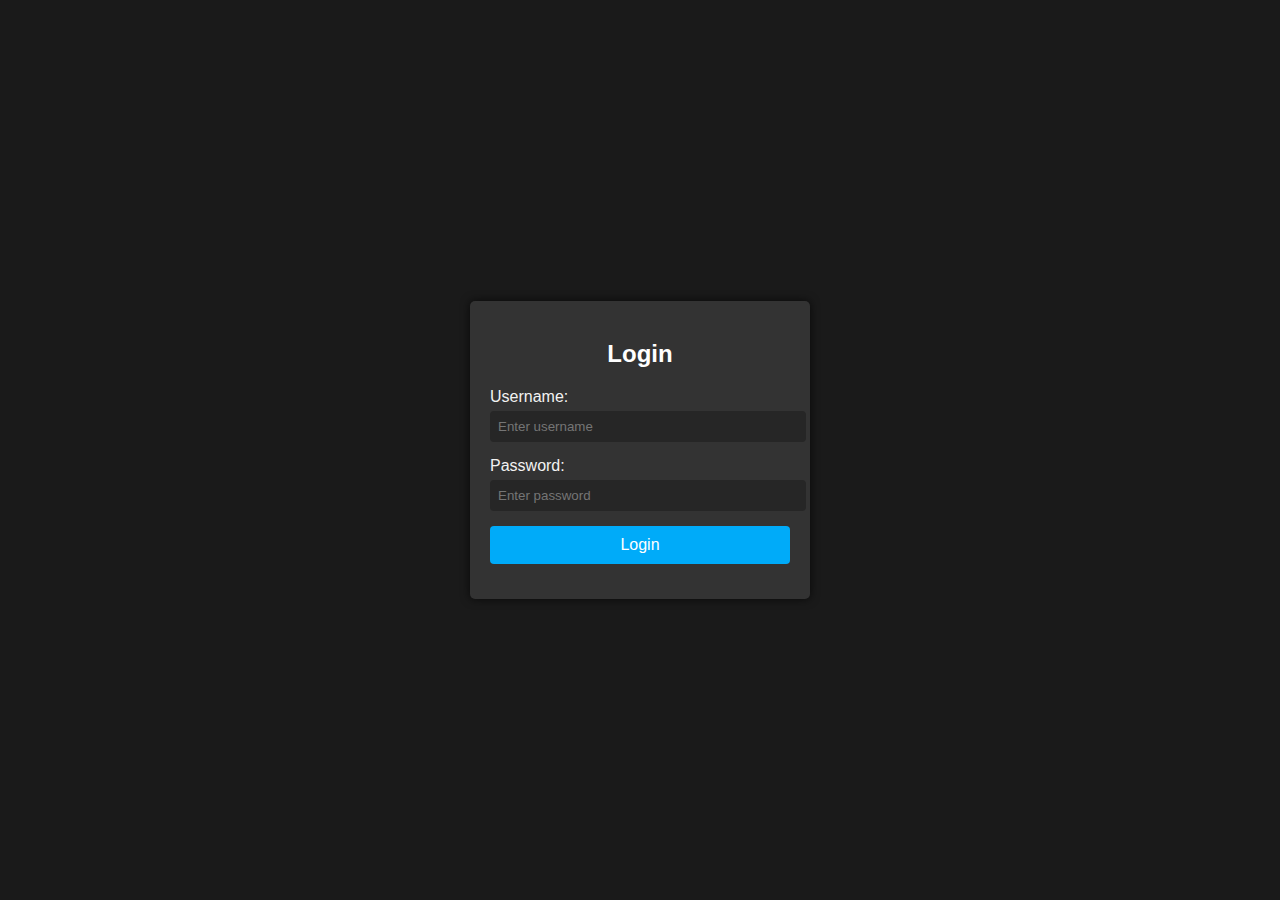
<file: index.html>
<!DOCTYPE html>
<html>
<meta name="viewport" content="width=device-width, initial-scale=1.0">
<head>
    <title>Login - Personal Portfolio</title>
    <link rel="stylesheet" href="login-sheet.css">
    <script>
        function checkLogin() {
            var username = document.getElementById('username').value;
            var password = document.getElementById('password').value;

            if(username == 'Emmanuel' && password == 'emmanuel0504') {
                // Redirect to the home page if username and password match
                window.location.href = 'mainfile.html';
            } else {
                // Alert the user if the username or password is incorrect
                alert('Incorrect username or password!');
            }
            // Prevent form from submitting
            return false;
        }
    </script>
</head>
<body>
    <div class="login-container">
        <h2>Login</h2>
        <form onsubmit="return checkLogin()">
            <div>
                <label for="username">Username:</label>
                <input type="text" id="username" name="username" placeholder="Enter username">
            </div>
            <div>
                <label for="password">Password:</label>
                <input type="password" id="password" name="password" placeholder="Enter password">
            </div>
            <div>
                <button type="submit">Login</button>
            </div>
        </form>
    </div>
</body>
</html>
</file>
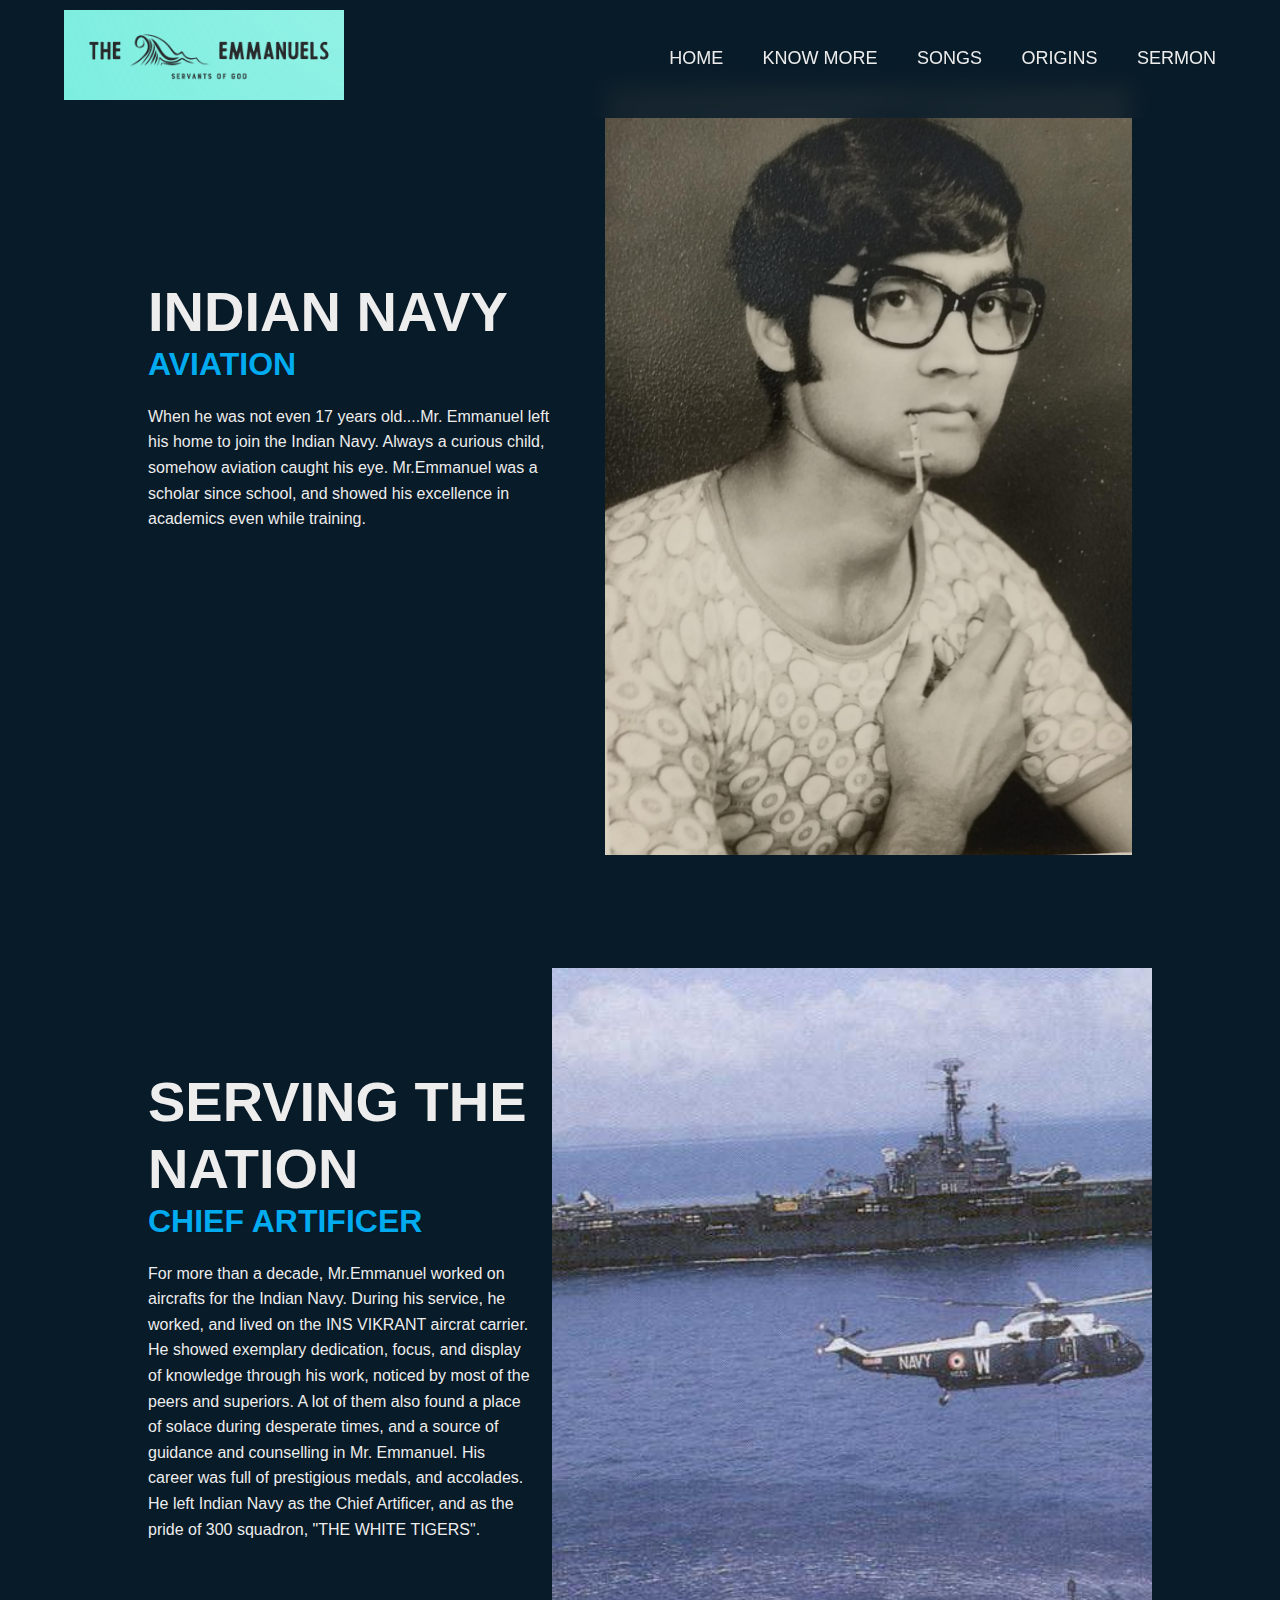
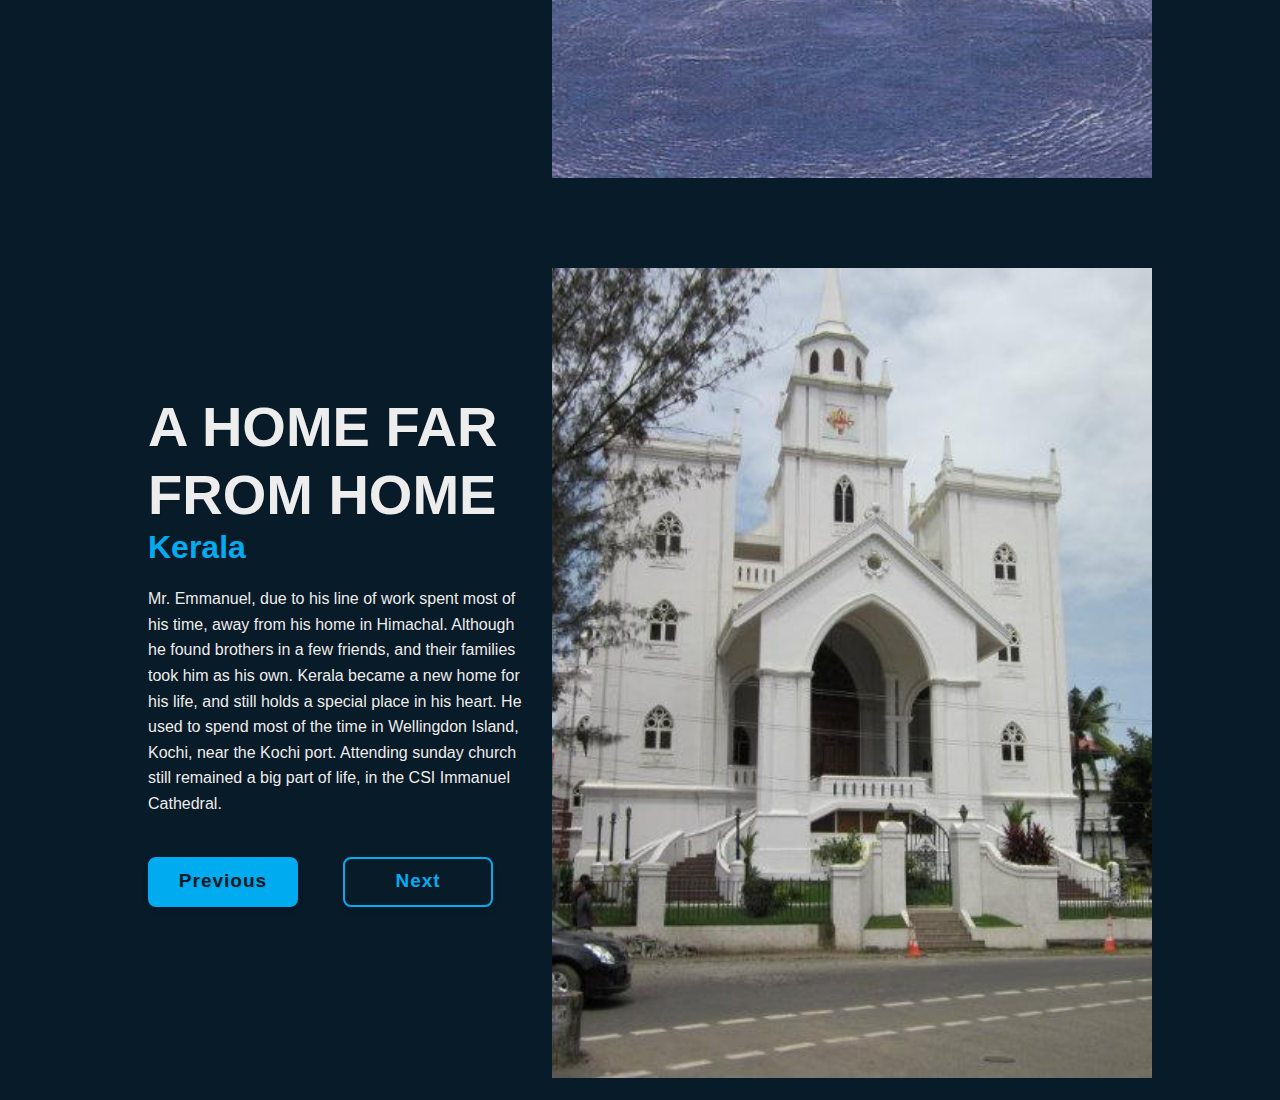
<file: about.html>
<!DOCTYPE html>
<html>
 <meta name="viewport" content="width=device-width, initial-scale=1.0">   
<head>
    <title>About - Personal Portfolio</title>
    <link rel="stylesheet" href="style-sheet.css">
</head>
<body>
    <header class="header">
        <a href="#" class="logo"><img src="Screenshot 2024-04-06 082017.png" alt="Image Description" class="logo"></a>          
            <nav class="navbar">
            <a href="mainfile.html">HOME</a>
            <a href="about.html">KNOW MORE</a>
            <a href="songs.html" class="active">SONGS</a>
            <a href="family.html">ORIGINS</a>
            <a href="sermon.html" id="sermon-link">SERMON</a>
        </nav>
    </header>
    <section class="about">
        <div class="about-content">
            <h1>INDIAN NAVY</h1>
            <h3>AVIATION</h3>
            <p>When he was not even 17 years old....Mr. Emmanuel left his home to join the Indian Navy. Always a curious child, somehow aviation caught his eye.
               Mr.Emmanuel was a scholar since school, and showed his excellence in academics even while training.
            </p>
            <div class="btn-box">
                <!-- <a href="#" id="prev-btn-about">Previous</a>
                <a href="#" id="next-btn-about">Next</a> -->
            </div>
        </div>
        <img src="img4.JPG" alt="Image Description" class="home-img">
    </section>
    <!-- New Section -->
    <section class="about2">
        <div class="about2-content">
            <h1>SERVING THE NATION</h1>
            <h3>CHIEF ARTIFICER</h3>
            <p>For more than a decade, Mr.Emmanuel worked on aircrafts for the Indian Navy. During his service, he worked, and lived on the INS VIKRANT aircrat carrier.
               He showed exemplary dedication, focus, and display of knowledge through his work, noticed by most of the peers and superiors. A lot of them also found a place 
               of solace during desperate times, and a source of guidance and counselling in Mr. Emmanuel. His career was full of prestigious medals, and accolades. 
               He left Indian Navy as the Chief Artificer, and as the pride of 300 squadron, "THE WHITE TIGERS".
            </p>
            <div class="btn-box">
                <!-- <a href="#" id="prev-btn-journey">Previous</a>
                <a href="#" id="next-btn-journey">Next</a> -->
            </div>
        </div>
        <img src="img2.jpg" alt="Another Image Description" class="about2-img">
    </section>
    <section class="about3">
        <div class="about3-content">
            <h1>A HOME FAR FROM HOME</h1>
            <h3>Kerala</h3>
            <p>Mr. Emmanuel, due to his line of work spent most of his time, away from his home in Himachal.
               Although he found brothers in a few friends, and their families took him as his own. 
               Kerala became a new home for his life, and still holds a special place in his heart.
               He used to spend most of the time in Wellingdon Island, Kochi, near the Kochi port.
               Attending sunday church still remained a big part of life, in the CSI Immanuel Cathedral.
            </p>
            <div class="btn-box">
                <a href="#" id="prev-btn-journey">Previous</a>
                <a href="#" id="next-btn-journey">Next</a>
            </div>
        </div>
        <img src="img3.jpg" alt="Another Image Description" class="about3-img">
    </section>
    <script>
        document.addEventListener('DOMContentLoaded', function() {
            const prevBtnAbout = document.getElementById('prev-btn-about');
            const nextBtnAbout = document.getElementById('next-btn-about');
            // Assuming you may want to add navigation for the new section
            const prevBtnJourney = document.getElementById('prev-btn-journey');
            const nextBtnJourney = document.getElementById('next-btn-journey');
            
            const linksAbout = ["mainfile.html", "songs.html", "achievements.html", "family.html"];
            const linksJourney = ["mainfile.html", "family.html"]; // Example, adjust as needed
            

            // Navigation for the new section
            prevBtnJourney.addEventListener('click', function(e) {
                e.preventDefault();
                window.location.href = linksJourney[0]; // Adjust accordingly
            });

            nextBtnJourney.addEventListener('click', function(e) {
                e.preventDefault();
                window.location.href = linksJourney[1]; // Adjust accordingly
            });
        });
    </script>
</body
</file>
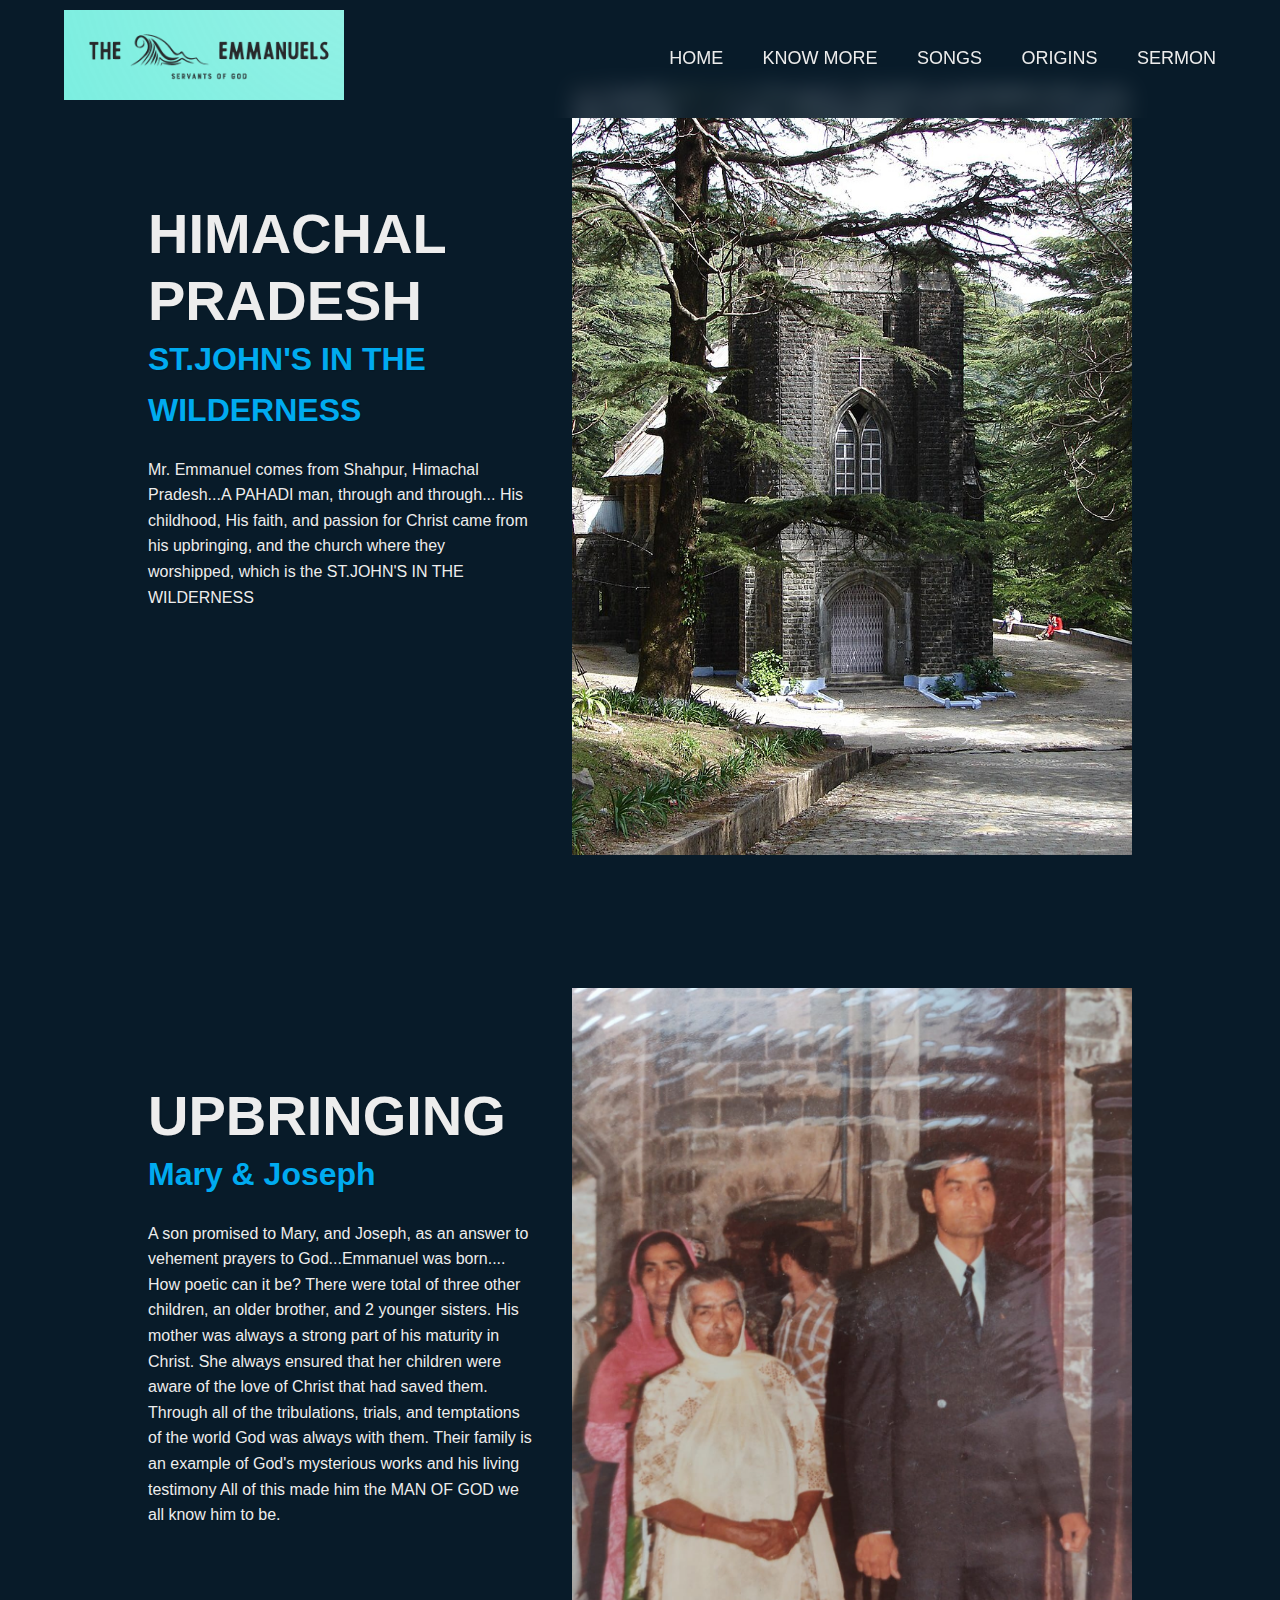
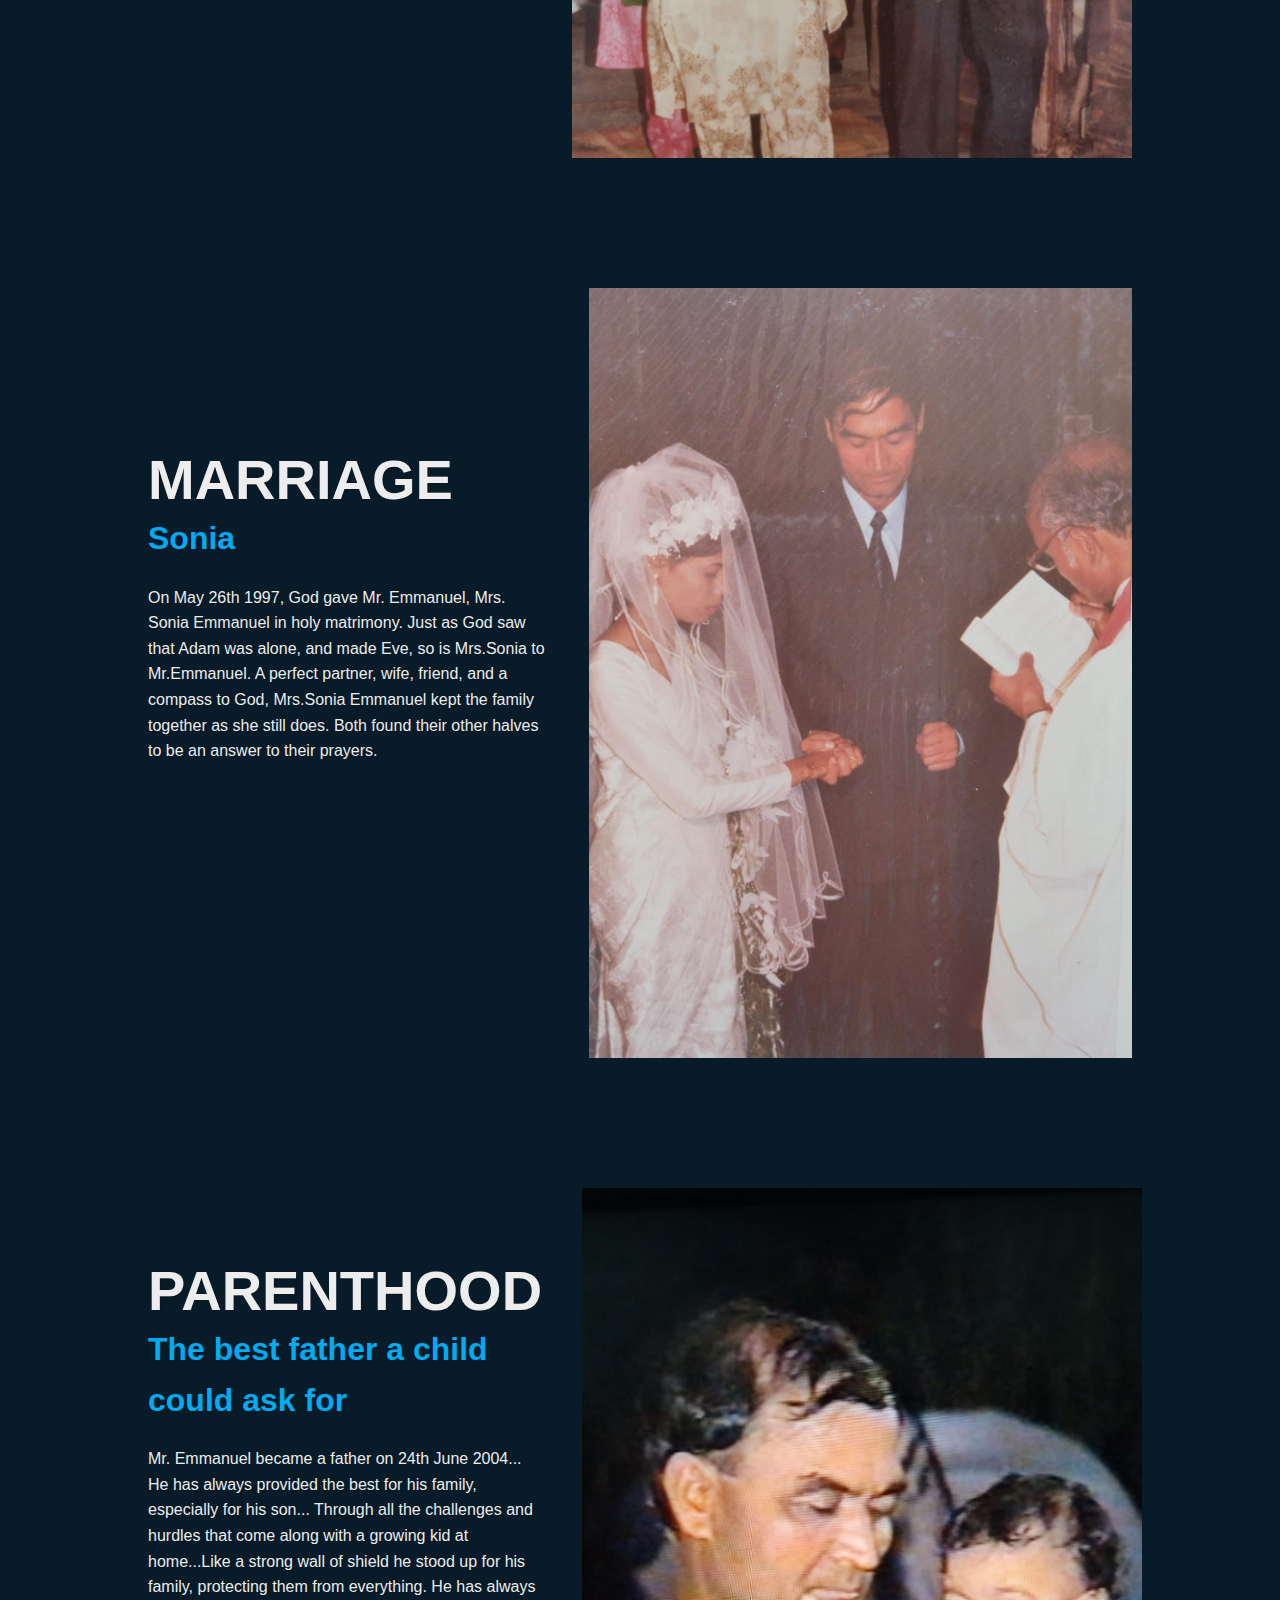
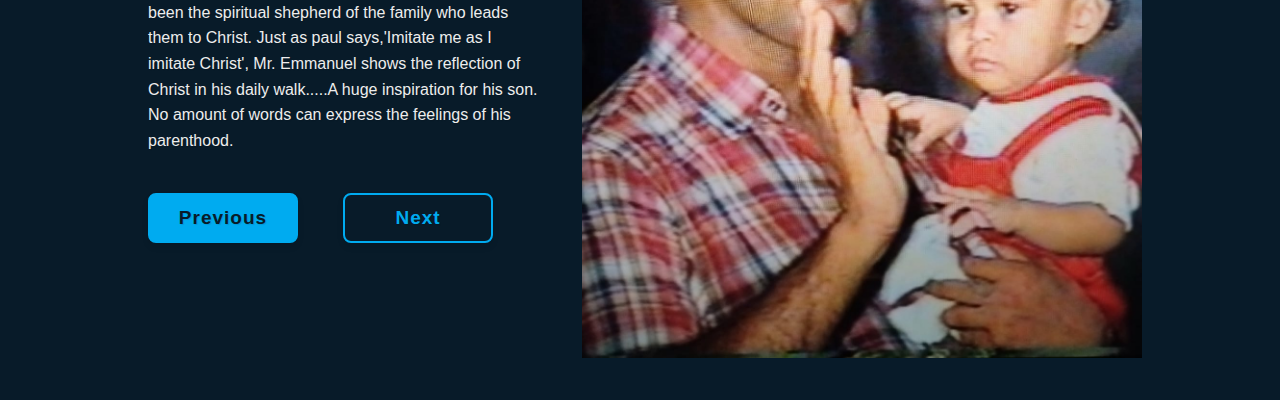
<file: family.html>
<!DOCTYPE html>
<html>
<meta name="viewport" content="width=device-width, initial-scale=1.0">
<head>
    <title>Songs - Personal Portfolio</title>
    <link rel="stylesheet" href="style-sheet.css">
</head>
<body>
    <header class="header">
        <a href="#" class="logo"><img src="Screenshot 2024-04-06 082017.png" alt="Image Description" class="logo"></a>   
        <nav class="navbar">
            <a href="mainfile.html">HOME</a>
            <a href="about.html">KNOW MORE</a>
            <a href="songs.html" class="active">SONGS</a>
            <a href="family.html">ORIGINS</a>
            <a href="sermon.html" id="sermon-link">SERMON</a>
        </nav>
    </header>
    <section class="family">
        <div class="family-content">
            <h1>HIMACHAL PRADESH</h1>
            <h3>ST.JOHN'S IN THE WILDERNESS</h3>
            <p>Mr. Emmanuel comes from Shahpur, Himachal Pradesh...A PAHADI man, through and through... His childhood,  His faith, and passion for Christ came from his upbringing, and the church where they worshipped, which is the ST.JOHN'S IN THE WILDERNESS
            </p>
            <div class="btn-box">
                <!-- <a href="#" id="prev-btn-about">Previous</a>
                <a href="#" id="next-btn-about">Next</a> -->
            </div>
        </div>
        <img src="img5.jpg" alt="Image Description" class="home-img"> 
    </section>
    <!-- Family Section 2 -->
    <section class="family2">
        <div class="family-content">
            <h1>UPBRINGING</h1>
            <h3>Mary & Joseph</h3>
            <p>A son promised to Mary, and Joseph, as an answer to vehement prayers to God...Emmanuel was born....
                How poetic can it be? 
                There were total of three other children, an older brother, and 2 younger sisters.                                                                                  
                His mother was always a strong part of his maturity in Christ. She always ensured
                that her children were aware of the love of Christ that had saved them. Through all of the tribulations, trials,
                and temptations of the world God was always with them. Their family is an example of God's mysterious works and his living testimony
                All of this made him the MAN OF GOD we all know him to be.</p>
            <div class="btn-box">
                <!-- <a href="#" id="prev-btn-family2">Previous</a>
                <a href="#" id="next-btn-family2">Next</a> -->
            </div>
        </div>
        <img src="img6.jpg" alt="Image Description" class="family-img"> 
    </section>
    <!-- Family Section 3 -->
    <section class="family3">
        <div class="family-content">
            <h1>MARRIAGE</h1>
            <h3>Sonia</h3>
            <p>On May 26th 1997, God gave Mr. Emmanuel, Mrs. Sonia Emmanuel in holy matrimony. 
               Just as God saw that Adam was alone, and made Eve, so is Mrs.Sonia to Mr.Emmanuel. 
               A perfect partner, wife, friend, and a compass to God, Mrs.Sonia Emmanuel kept the family together as she still does.
               Both found their other halves to be an answer to their prayers. 
            </p>
            <div class="btn-box">
                <!-- <a href="#" id="prev-btn-family3">Previous</a>
                <a href="#" id="next-btn-family3">Next</a> -->
            </div>
        </div>
        <img src="img7.jpg" alt="Image Description" class="family-img"> 
    </section>
    <!-- Family Section 4 -->
    <section class="family4">
        <div class="family-content">
            <h1>PARENTHOOD</h1>
            <h3>The best father a child could ask for</h3>
            <p>Mr. Emmanuel became a father on 24th June 2004... He has always provided the best for his family, 
                especially for his son...
               Through all the challenges and hurdles that come along with a growing kid at home...Like a strong wall of shield 
               he stood up for his family, protecting them from everything. He has always been the spiritual shepherd of the family
               who leads them to Christ. Just as paul says,'Imitate me as I imitate Christ', Mr. Emmanuel shows the reflection of 
               Christ in his daily walk.....A huge inspiration for his son. No amount of words can express the feelings of his parenthood.

            </p>
            <div class="btn-box">
                <a href="#" id="prevBtn">Previous</a>
                <a href="#" id="nextBtn">Next</a>
            </div>
        </div>
        <img src="img8.jpg" alt="Image Description" class="family-img"> 
    </section>
    <script>
        document.addEventListener('DOMContentLoaded', function() {
            const prevBtn = document.getElementById('prevBtn'); // Corrected ID
            const nextBtn = document.getElementById('nextBtn'); // Corrected ID
            
            // Ensure these URLs match your site's structure and are in the correct order
            const links = ["mainfile.html", "about.html", "songs.html", "family.html", "sermon.html"];
            
            // Determine the current page index based on the URL
            let currentPage = window.location.pathname.split('/').pop();
            let currentPageIndex = links.indexOf(currentPage);
        
            // Navigate to the previous page
            prevBtn.addEventListener('click', function(e) {
                e.preventDefault();
                let prevPageIndex = (currentPageIndex - 1 + links.length) % links.length;
                window.location.href = links[prevPageIndex];
            });
            
            // Navigate to the next page
            nextBtn.addEventListener('click', function(e) {
                e.preventDefault();
                let nextPageIndex = (currentPageIndex + 1) % links.length;
                window.location.href = links[nextPageIndex];
            });
        });
        </script>
        
</body>
</html>
</file>
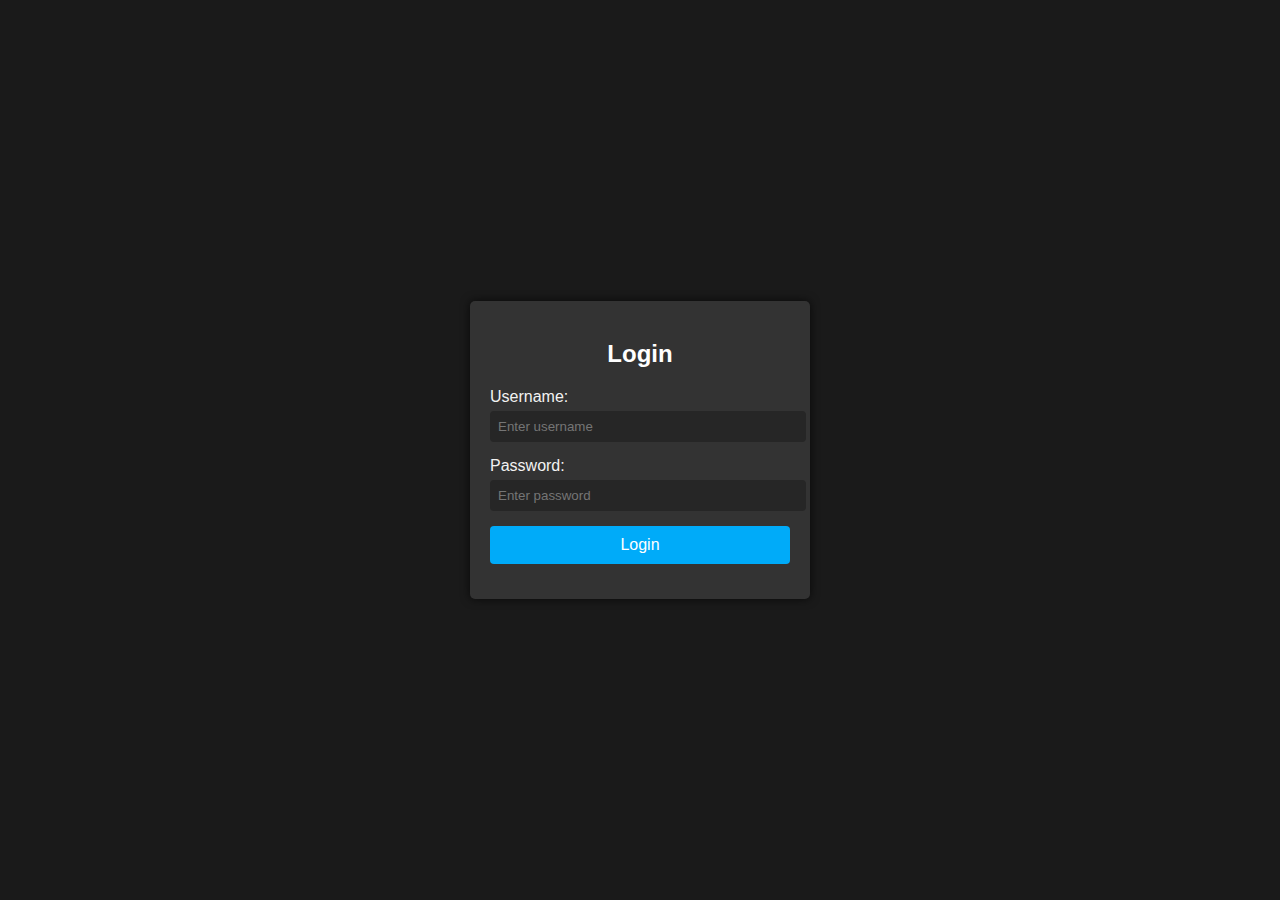
<file: login.html>
<!DOCTYPE html>
<html>
<head>
    <title>Login - Personal Portfolio</title>
    <link rel="stylesheet" href="login-sheet.css">
    <script>
        function checkLogin() {
            var username = document.getElementById('username').value;
            var password = document.getElementById('password').value;

            if(username == 'Emmanuel' && password == 'emmanuel0504') {
                // Redirect to the home page if username and password match
                window.location.href = 'mainfile.html';
            } else {
                // Alert the user if the username or password is incorrect
                alert('Incorrect username or password!');
            }
            // Prevent form from submitting
            return false;
        }
    </script>
</head>
<body>
    <div class="login-container">
        <h2>Login</h2>
        <form onsubmit="return checkLogin()">
            <div>
                <label for="username">Username:</label>
                <input type="text" id="username" name="username" placeholder="Enter username">
            </div>
            <div>
                <label for="password">Password:</label>
                <input type="password" id="password" name="password" placeholder="Enter password">
            </div>
            <div>
                <button type="submit">Login</button>
            </div>
        </form>
    </div>
</body>
</html>
</file>
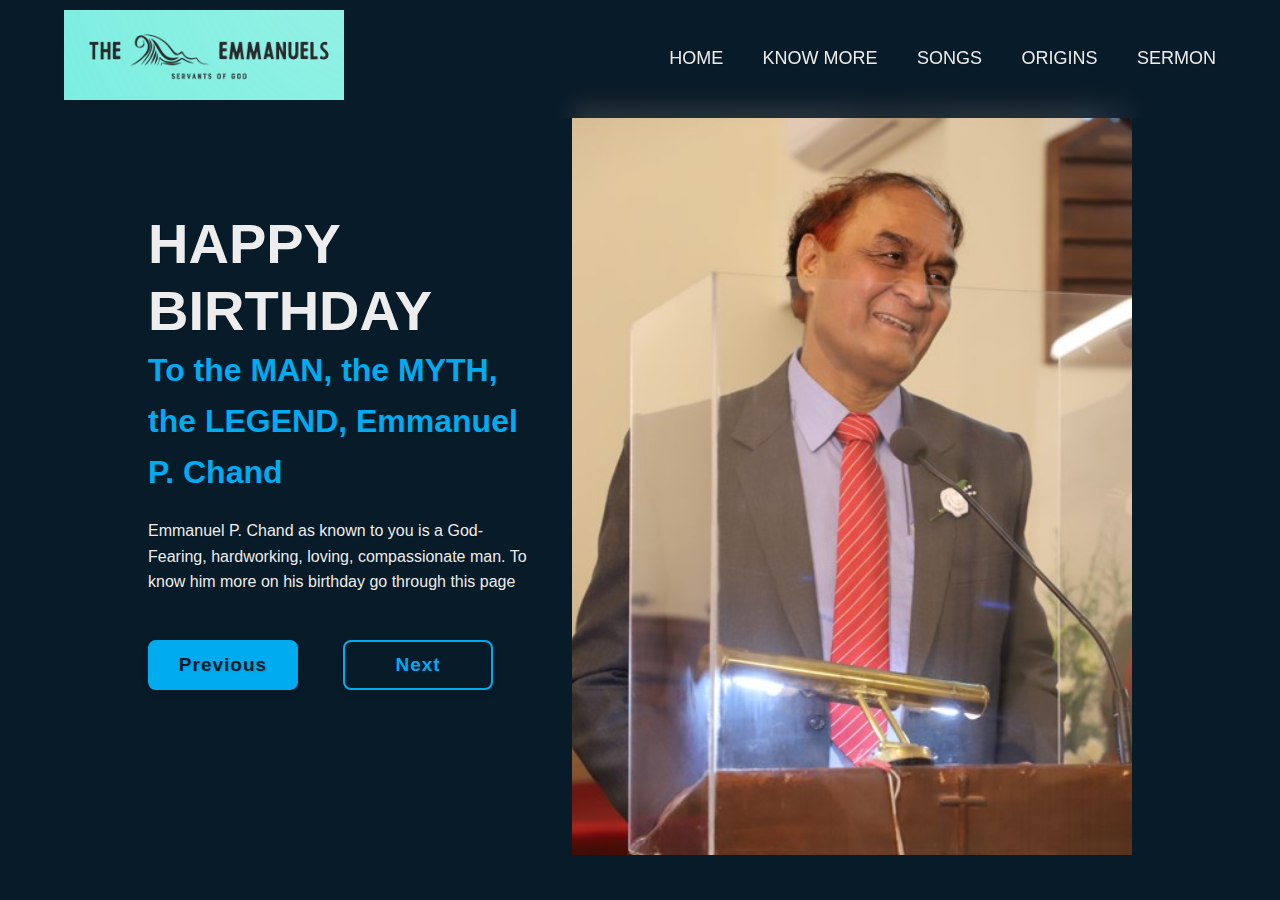
<file: mainfile.html>
<!DOCTYPE html>
<html>
<meta name="viewport" content="width=device-width, initial-scale=1.0">
    <head>
        <title>
            Personal Portfolio
        </title>
        <link rel="stylesheet" href="style-sheet.css">
        
    </head>

    <body>
        <header class="header">
            <a href="#" class="logo"><img src="Screenshot 2024-04-06 082017.png" alt="Image Description" class="logo"></a>   
            <nav class="navbar">
                <a href="mainfile.html">HOME</a>
                <a href="about.html">KNOW MORE</a>
                <a href="songs.html" class="active">SONGS</a>
                <a href="family.html">ORIGINS</a>
                <a href="sermon.html" id="sermon-link">SERMON</a>
            </nav>            
        </header>

        <section class="home">
            <div class="home-content">
                <h1>
                    HAPPY BIRTHDAY
                </h1>
                <h3>
                    To the MAN, the MYTH, the LEGEND, Emmanuel P. Chand
                </h3>
                <p>
                    Emmanuel P. Chand as known to you is a God-Fearing, hardworking, loving, compassionate man. 
                    To know him more on his birthday go through this page
                </p>
                <div class="btn-box">
                    <a href="#" id="prev-btn-about">Previous</a>
                    <a href="#" id="next-btn-about">Next</a>
                </div>
            </div>
            <div class="home-sci">
            </div>
            <img src="img1.JPG" alt="Image Description" class="home-img">
        </section>
        <script>
            document.addEventListener('DOMContentLoaded', function() {
            const prevBtn = document.getElementById('prev-btn-about');
            const nextBtn = document.getElementById('next-btn-about');
            
            // Adjusted navigation URLs, ensure these match your site's structure
            const links = ["mainfile", "about.html", "songs.html", "achievements.html", "family.html"];
            
            let currentPageIndex = 0; // Assuming this script is on the first page in the order
            
            // Navigate to the previous page
            prevBtn.addEventListener('click', function(e) {
                e.preventDefault();
                // Calculate the previous page index; wrap to the last if at the first
                let prevPageIndex = (currentPageIndex - 1 + links.length) % links.length;
                window.location.href = links[4];
            });
            
            // Navigate to the next page
            nextBtn.addEventListener('click', function(e) {
                e.preventDefault();
                // Calculate the next page index; wrap to the first if at the last
                let nextPageIndex = (currentPageIndex + 1) % links.length;
                window.location.href = links[1];
            });
        });
    </script>
    </body>
</html>
</file>
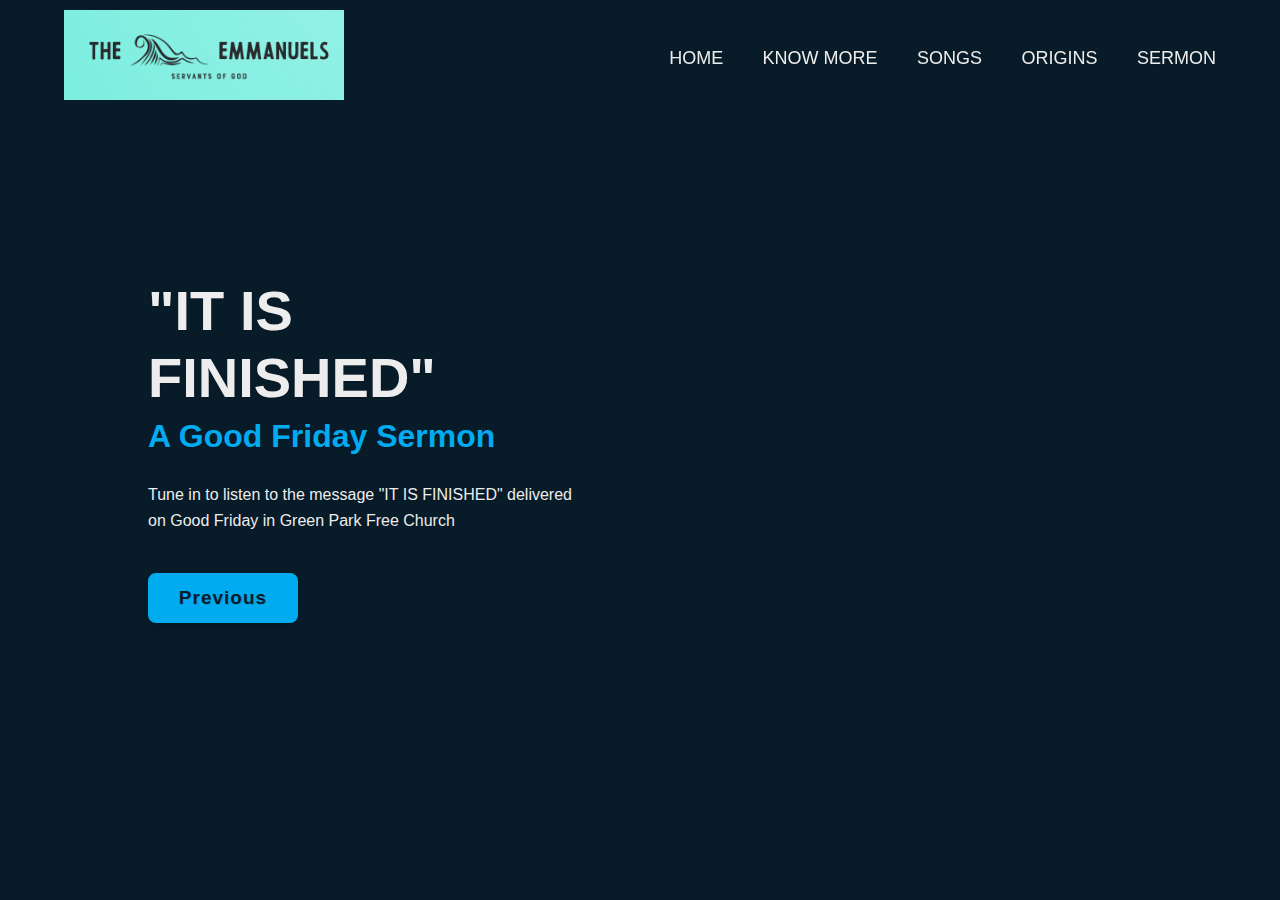
<file: sermon.html>
<!DOCTYPE html>
<meta name="viewport" content="width=device-width, initial-scale=1.0">
<html>
<head>
    <title>Songs - Personal Portfolio</title>
    <link rel="stylesheet" href="style-sheet.css">
</head>
<body>
    <header class="header">
        <a href="#" class="logo"><img src="Screenshot 2024-04-06 082017.png" alt="Image Description" class="logo"></a>          
        <nav class="navbar">
                <a href="mainfile.html">HOME</a>
                <a href="about.html">KNOW MORE</a>
                <a href="songs.html" class="active">SONGS</a>
                <a href="family.html">ORIGINS</a>
                <a href="sermon.html" id="sermon-link">SERMON</a>
        </nav>
    </header>
    <section class="songs">
        <div class="songs-content">
            <h1>"IT IS FINISHED"</h1>
            <h3>A Good Friday Sermon</h3>
            <p>Tune in to listen to the message "IT IS FINISHED" delivered on Good Friday in Green Park Free Church<p>
            <div class="btn-box">
                <a href="#" id="prev-btn-about">Previous</a>
                <!-- <a href="#" id="next-btn-about">Next</a> -->
            </div>
        </div>
        <iframe width="560" height="315" src="https://www.youtube.com/embed/PuQbZsp4nRQ?si=PjMqe500u233MXk4" title="YouTube video player" frameborder="0" allow="accelerometer; autoplay; clipboard-write; encrypted-media; gyroscope; picture-in-picture; web-share" referrerpolicy="strict-origin-when-cross-origin" allowfullscreen></iframe>
    </section>
    <script>
        document.addEventListener('DOMContentLoaded', function() {
    const prevBtn = document.getElementById('prev-btn-about');
    const nextBtn = document.getElementById('next-btn-about');
    
    // Example navigation URLs, adjust as needed
    const links = ["songs.html", "family.html", "sermon.html"];
    
    // Function to navigate to the previous page
    prevBtn.addEventListener('click', function(e) {
        e.preventDefault();
        window.location.href = links[1]; // Go to the first link (HOME)
    });

      
});

    </script>
</body>
</html>
</file>
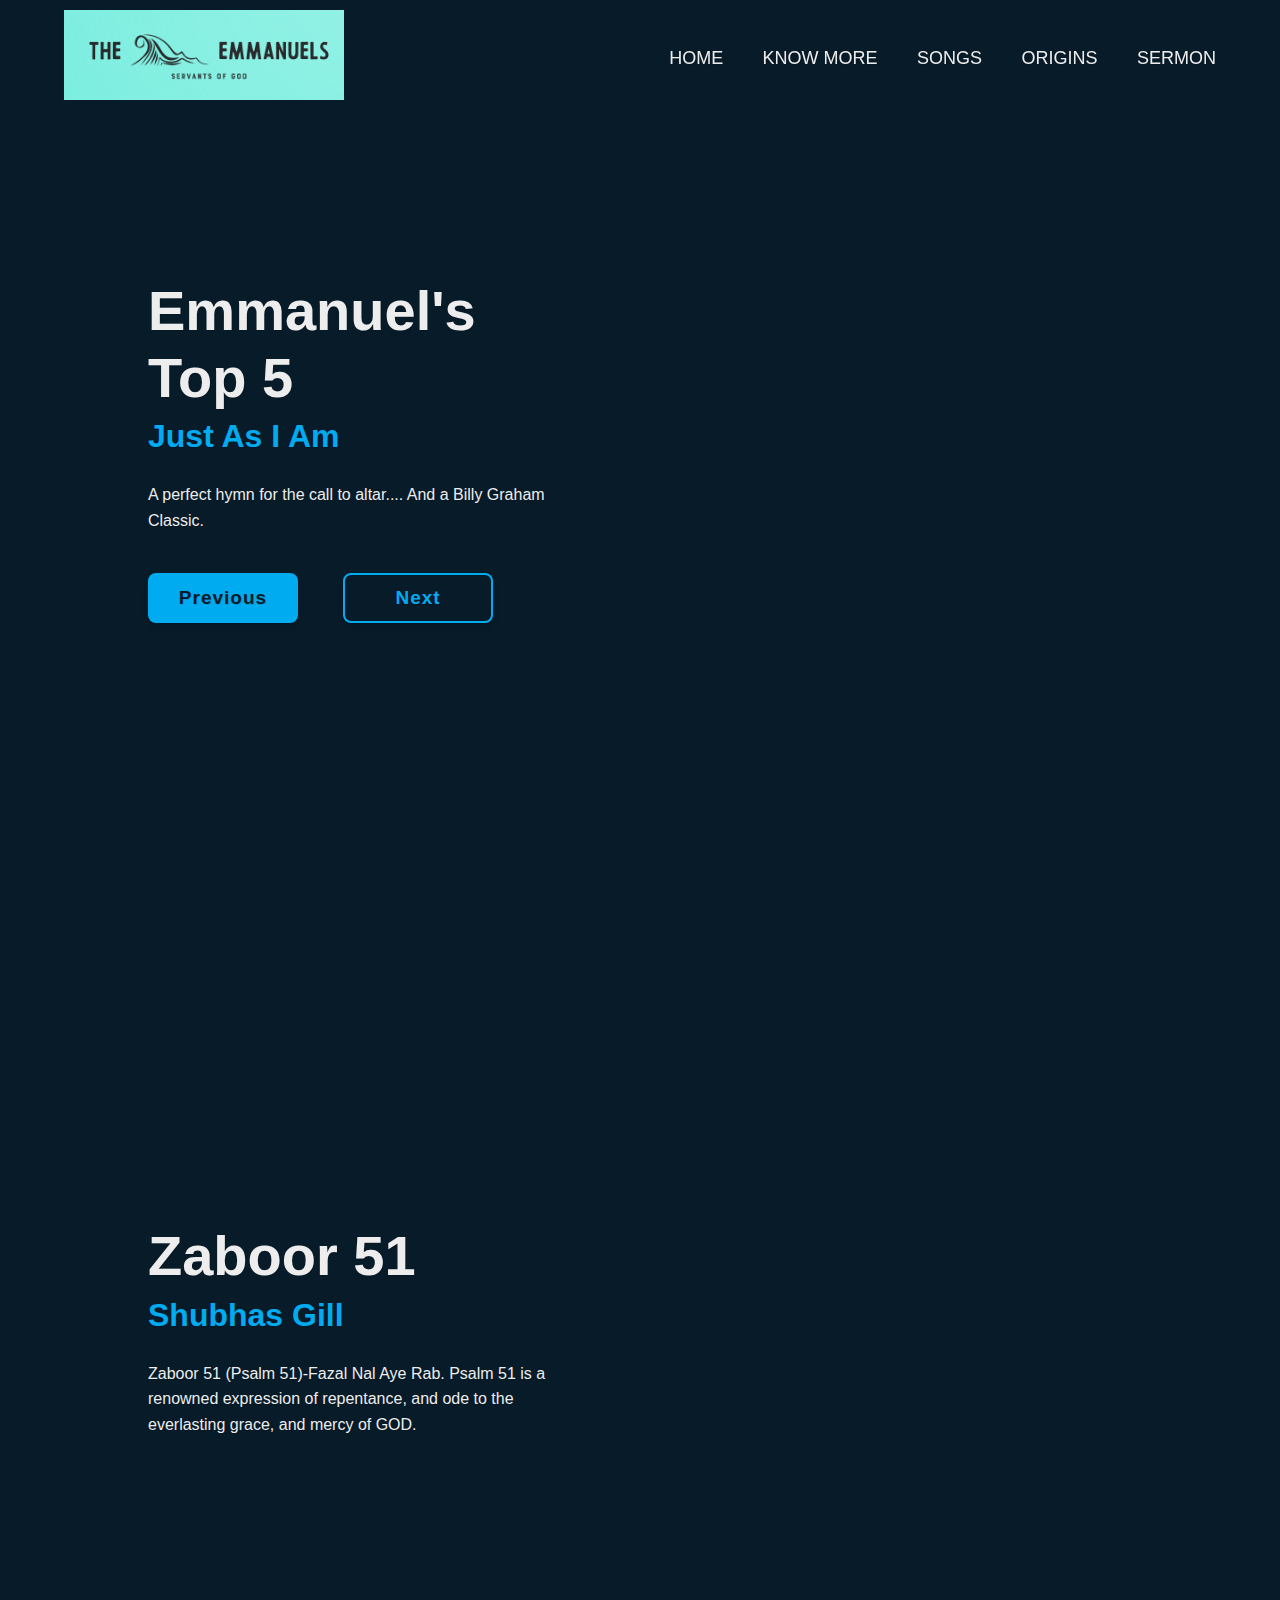
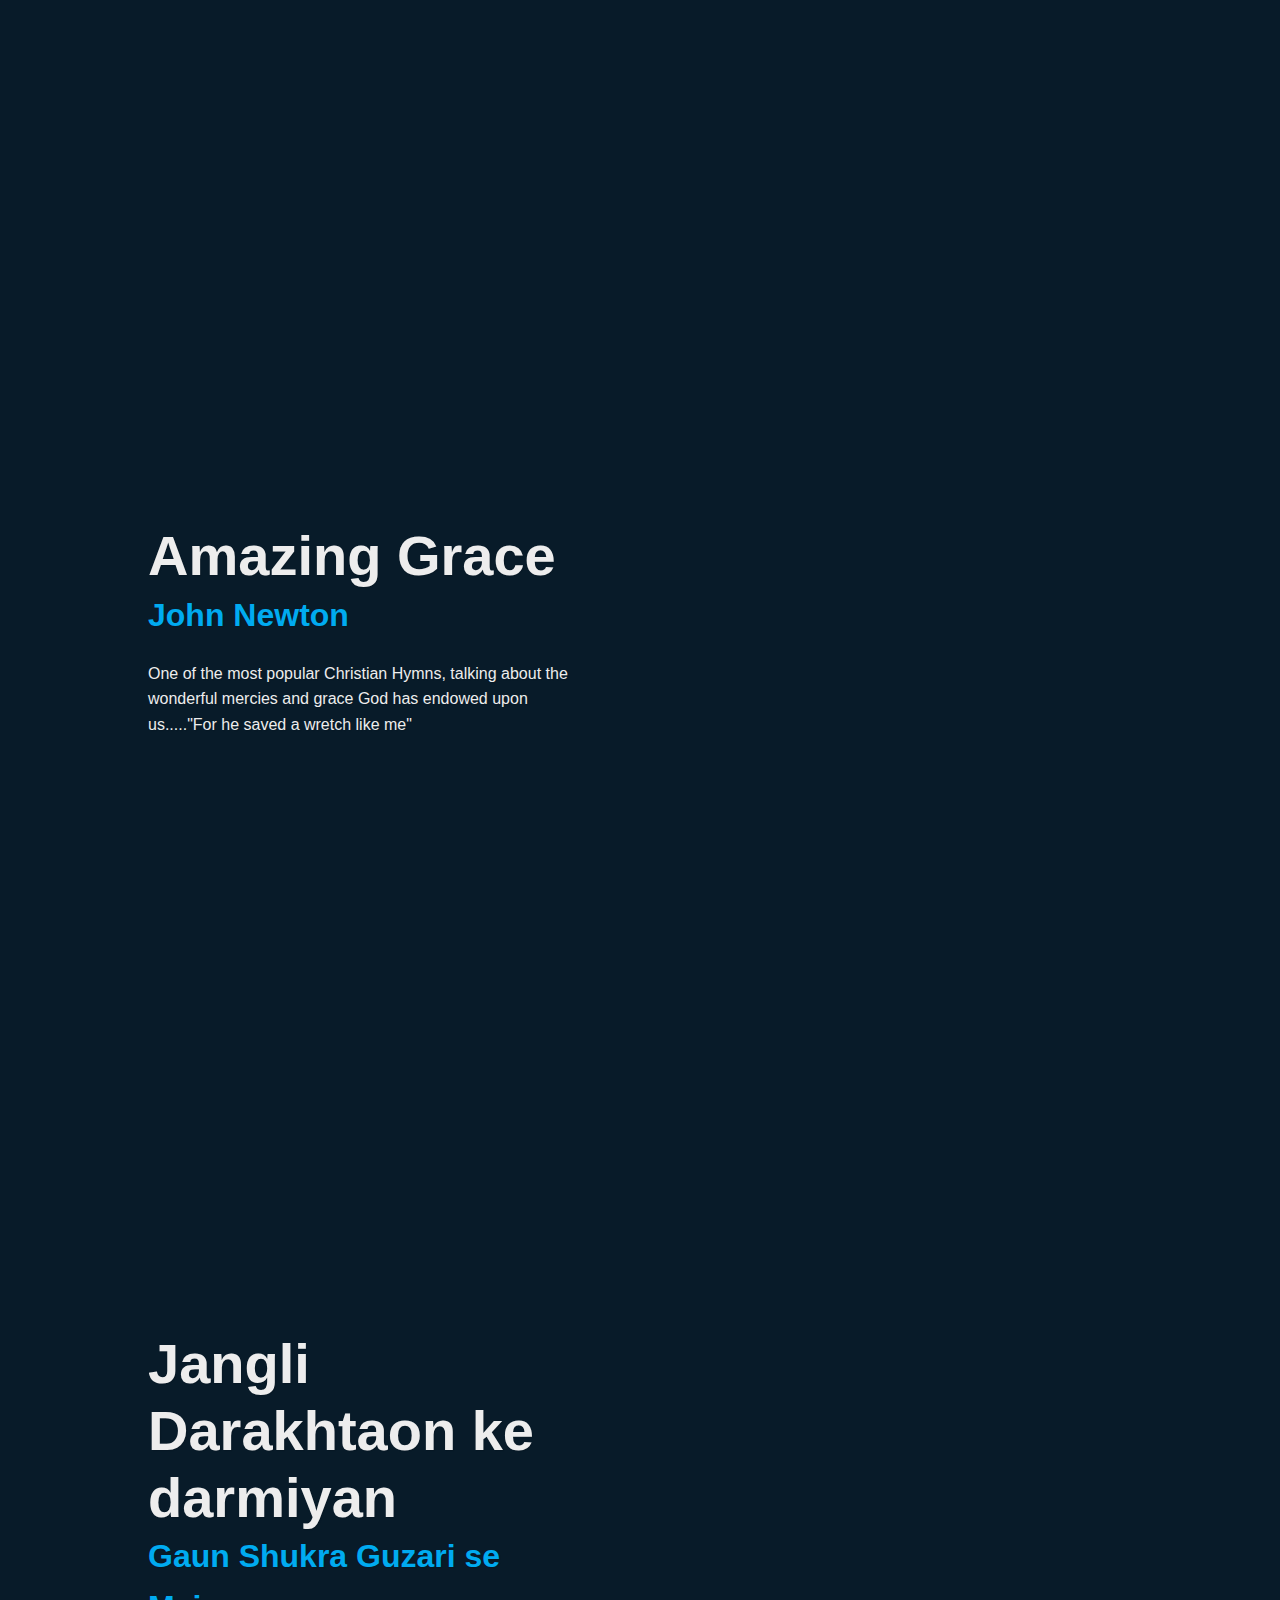
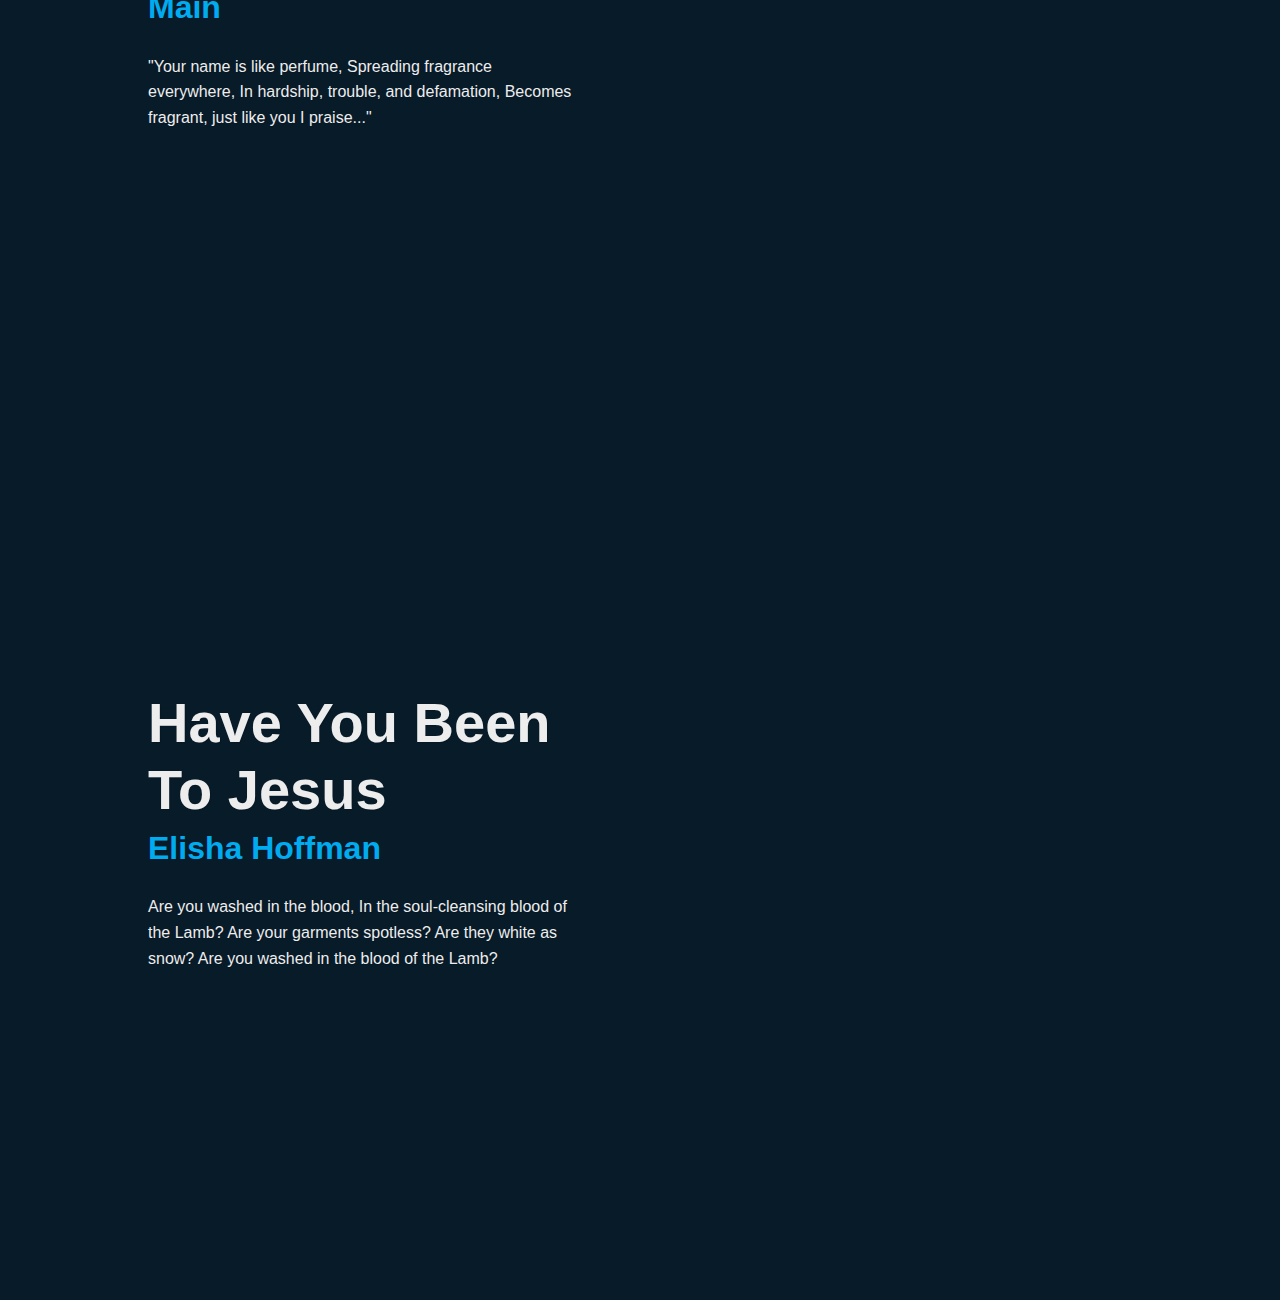
<file: songs.html>
<!DOCTYPE html>
<html>
<meta name="viewport" content="width=device-width, initial-scale=1.0">
<head>
    <title>Songs - Personal Portfolio</title>
    <link rel="stylesheet" href="style-sheet.css">
</head>
<body>
    <header class="header">
            <a href="#" class="logo"><img src="Screenshot 2024-04-06 082017.png" alt="Image Description" class="logo"></a>   
            <nav class="navbar">
            <a href="mainfile.html">HOME</a>
            <a href="about.html">KNOW MORE</a>
            <a href="songs.html" class="active">SONGS</a>
            <a href="family.html">ORIGINS</a>
            <a href="sermon.html" id="sermon-link">SERMON</a>
        </nav>
    </header>
    <section class="songs">
        <div class="songs-content">
            <h1>Emmanuel's Top 5</h1>
            <h3>Just As I Am</h3>
            <p>A perfect hymn for the call to altar.... And a Billy Graham Classic.<p>
            <div class="btn-box">
                <a href="#" id="prev-btn-about">Previous</a>
                <a href="#" id="next-btn-about">Next</a>
            </div>
        </div>
        <iframe width="560" height="315" src="https://www.youtube.com/embed/yuNFAB4mTn8" title="YouTube video player" frameborder="0" allow="accelerometer; autoplay; clipboard-write; encrypted-media; gyroscope; picture-in-picture" allowfullscreen></iframe>
    </section>
            <!-- Duplicate sections for songs2, songs3, songs4, songs5 with corrected embed URLs -->
    <section class="songs">
        <div class="songs-content">
            <h1>Zaboor 51</h1>
            <h3>Shubhas Gill</h3>
            <p>Zaboor 51 (Psalm 51)-Fazal Nal Aye Rab. Psalm 51 is a renowned expression of repentance, and ode to the everlasting grace, and mercy of GOD. </p>
        </div>
        <iframe width="560" height="315" src="https://www.youtube.com/embed/bMbzJzBOjCM" title="YouTube video player" frameborder="0" allow="accelerometer; autoplay; clipboard-write; encrypted-media; gyroscope; picture-in-picture" allowfullscreen></iframe>
    </section>
    <section class="songs">
        <div class="songs-content">
            <h1>Amazing Grace</h1>
            <h3>John Newton</h3>
            <p>One of the most popular Christian Hymns, talking about the wonderful mercies and grace God has endowed upon us....."For he saved a wretch like me"</p>
        </div>
        <iframe width="560" height="315" src="https://www.youtube.com/embed/yjRlXilfJk0" title="YouTube video player" frameborder="0" allow="accelerometer; autoplay; clipboard-write; encrypted-media; gyroscope; picture-in-picture" allowfullscreen></iframe>
    </section>
    <section class="songs">
        <div class="songs-content">
            <h1>Jangli Darakhtaon ke darmiyan</h1>
            <h3>Gaun Shukra Guzari se Main</h3>
            <p>
                "Your name is like perfume,
                Spreading fragrance everywhere,
                In hardship, trouble, and defamation,
                Becomes fragrant, just like you
                I praise..."
            </p>
        </div>
        <iframe width="560" height="315" src="https://www.youtube.com/embed/vScxNvTiNiw" title="YouTube video player" frameborder="0" allow="accelerometer; autoplay; clipboard-write; encrypted-media; gyroscope; picture-in-picture" allowfullscreen></iframe>
    </section>
    <section class="songs">
        <div class="songs-content">
            <h1>Have You Been To Jesus</h1>
            <h3>Elisha Hoffman</h3>
            <p>Are you washed in the blood,
                In the soul-cleansing blood of the Lamb?
                Are your garments spotless? Are they white as snow?
                Are you washed in the blood of the Lamb?</p>
        </div>
        <iframe width="560" height="315" src="https://www.youtube.com/embed/mWg36BCD2mE?si=nh2I9ZWaZmvv6APB" title="YouTube video player" frameborder="0" allow="accelerometer; autoplay; clipboard-write; encrypted-media; gyroscope; picture-in-picture; web-share" referrerpolicy="strict-origin-when-cross-origin" allowfullscreen></iframe>
    </section>
    <script>
        document.addEventListener('DOMContentLoaded', function() {
            const prevBtn = document.getElementById('prev-btn-about'); // Make sure this ID matches your "Previous" button in the HTML
            const nextBtn = document.getElementById('next-btn-about'); // Make sure this ID matches your "Next" button in the HTML
            
            // Event listener for the "Previous" button
            prevBtn.addEventListener('click', function(e) {
                e.preventDefault(); // Prevent default anchor behavior
                window.location.href = 'about.html'; // Navigate to the "About" page
            });
            
            // Event listener for the "Next" button
            nextBtn.addEventListener('click', function(e) {
                e.preventDefault(); // Prevent default anchor behavior
                window.location.href = 'family.html'; // Navigate to the "Family" page
            });
        });
        </script>
        
</body>
</html>
</file>
<file: login-sheet.css>
/* General body styling */
body {
    font-family: 'Arial', sans-serif;
    background-color: #1a1a1a; /* Dark background */
    color: #f2f2f2; /* Light text */
    display: flex;
    justify-content: center;
    align-items: center;
    height: 100vh;
    margin: 0;
}

/* Styling for the login container */
.login-container {
    width: 300px;
    padding: 20px;
    border-radius: 5px;
    background: #333333; /* Slightly lighter dark shade for the form background */
    box-shadow: 0 0 10px rgba(0, 0, 0, 0.7); /* Soft shadow around the form */
}

.login-container h2 {
    color: #ffffff;
    text-align: center;
    margin-bottom: 20px;
}

/* Styling form elements */
form div {
    margin-bottom: 15px;
}

label {
    display: block;
    margin-bottom: 5px;
}

input[type="text"],
input[type="password"] {
    width: 100%;
    padding: 8px;
    border: none;
    border-radius: 4px;
    background-color: #262626; /* Dark input fields for contrast */
    color: #ffffff; /* Light text */
}

input[type="text"]:focus,
input[type="password"]:focus {
    outline: none;
    border: 1px solid #555; /* Adding focus style */
}

button {
    width: 100%;
    padding: 10px;
    border: none;
    border-radius: 4px;
    background-color: #00ABF9; /* Green button for contrast */
    color: #ffffff;
    cursor: pointer;
    font-size: 16px;
}

button:hover {
    background-color: #45a049; /* Darker shade of green on hover */
}
</file>
<file: style-sheet.css>
* {
    font-family: 'Poppins', sans-serif;
    margin: 0;
    padding: 0;
    box-sizing: border-box;
}

body {
    background: #081b29;
    color: #ededed;

}

.header{
    position: fixed;
    top: 0;
    left: 0;
    width: 100%;
    padding: 10px 5%;
    background: transparent;
    display: flex;
    justify-content: space-between;
    align-items: center;
    z-index: 100;
}


.logo img {
    height: 90px;
    width: 100%;
}

.navbar a,
.navbar a.active{
    font-size: 18px;
    color: #ededed;
    text-decoration: none;
    font-weight: 500;
    margin-left: 35px;
    transition: .3s;
}

.navbar a:hover{
    color: #00abf0;  
}

.home{
    height: 100vh;
    display: flex; /* Flexbox layout */
    align-items: center; /* Vertically aligns items */
    justify-content: space-between; /* Spaces out the items */
    padding: 0 10%;
    background: none;
}

.home-content{
    /* background:yellowgreen; */
    max-width: 600px;

}

.home-content, .home-img{
    flex: 1;
    padding: 20px;;
}
.home-content h1{
    font-size: 56px;
    font-weight: 700;
    line-height: 1.2;
}

.home-content h3{
    font-size: 32px;
    font-weight: 700;
    color: #00abf0;

}

.home-content p {
    font-size: 16px;
    margin: 20px 0 45px;
}

.home-content .btn-box{
    display: flex;
    justify-content: space-between;
    width: 345px;
    height: 50px;
    
}

.btn-box a{
    position: relative;
    display: inline-flex;
    justify-content: center;
    align-items: center;
    width: 150px;
    height: 100%;
    background: #00abf0;
    border:2px solid #00abf0;
    border-radius: 8px;
    font-size: 19px;
    color: #081b29;
    text-decoration: none;
    font-weight: 600;
    letter-spacing: 1px;
    z-index: 1;
    overflow: hidden;
    transition: .5s;
}

.btn-box a:hover{
    color: #00abf0;

}


.btn-box a:nth-child(2):hover{
    color: #081b29;    
}

.btn-box a:nth-child(2)::before{
    background: #00abf0;
}


.btn-box a:nth-child(2){
    background: transparent;
    color: #00abf0;
}

.btn-box a::before{
    content:"";
    position: absolute;
    top: 0;
    left: 0;
    width: 0;
    height: 100%;
    background: #081b29;
    z-index: -1;
    transition: .5s;
}

.btn-box a:hover::before{
    width: 100%;
}

.home-img{
    max-width: 600px;
    height: 90vh;
    margin-top: 40px;
    object-fit: cover;
}


/* .about-content, .scrollable-section {
    max-width: 600px;
    margin-bottom: 20px;
} */

.scrollable-section {
    border: 1px solid #00abf0; /* Optional border */
    padding: 20px;
    height: 300px; /* Set a fixed height */
    overflow-y: auto; /* Enables vertical scrolling */
    margin-bottom: 50px; /* Adjust as needed */
}

.scrollable-section img {
    max-width: 100%; /* Ensure images do not exceed the container width */
    height: auto; /* Maintain aspect ratio */
}
/* Shared styles for about, about2, and about3 sections */
.about, .about2, .about3 {
    height: 100vh;
    display: flex;
    align-items: center;
    justify-content: space-between;
    padding: 0 10%;
    background: none;
}

/* Shared content styles for about, about2, and about3 */
.about-content, .about2-content, .about3-content {
    max-width: 600px;
    flex: 1;
    padding: 20px;
}

/* Shared heading styles for about, about2, and about3 */
.about-content h1, .about2-content h1, .about3-content h1,
.about-content h3, .about2-content h3, .about3-content h3 {
    font-weight: 700;
    line-height: 1.2;
}

.about-content h1, .about2-content h1, .about3-content h1 {
    font-size: 56px;
}

.about-content h3, .about2-content h3, .about3-content h3 {
    font-size: 32px;
    color: #00abf0;
}

/* Shared paragraph styles for about, about2, and about3 */
.about-content p, .about2-content p, .about3-content p {
    font-size: 16px;
    margin: 20px 0 40px;
}

/* Shared button box styles for about, about2, and about3 */
.about-content .btn-box, .about2-content .btn-box, .about3-content .btn-box {
    display: flex;
    justify-content: space-between;
    width: 345px;
    height: 50px;
}

/* Shared image styles for about, about2, and about3 */
.about-img, .about2-img, .about3-img {
    max-width: 600px;
    height: 90vh;
    margin-top: 45px;
    object-fit: cover;
}



.songs{
    height: 100vh;
    display: flex; /* Flexbox layout */
    align-items: center; /* Vertically aligns items */
    justify-content: space-between; /* Spaces out the items */
    padding: 0 10%;
    background: none;
}

.songs-content{
    /* background:yellowgreen; */
    max-width: 600px;

}

.songs-content, .home-img{
    flex: 1;
    padding: 20px;;
}
.songs-content h1{
    font-size: 56px;
    font-weight: 700;
    line-height: 1.2;
}

.songs-content h3{
    font-size: 32px;
    font-weight: 700;
    color: #00abf0;

}

.songs-content p {
    font-size: 16px;
    margin: 20px 0 40px;
}

.songs-content .btn-box{
    display: flex;
    justify-content: space-between;
    width: 345px;
    height: 50px;
    
}

.songs-img{
    max-width: 600px;
    height: 90vh;
    margin-top: 45px;
    object-fit: cover;
}

.family, .family2, .family3, .family4{
    height: 100vh;
    display: flex; /* Flexbox layout */
    align-items: center; /* Vertically aligns items */
    justify-content: space-between; /* Spaces out the items */
    padding: 0 10%;
    background: none;
}

.family-content{
    /* background:yellowgreen; */
    max-width: 600px;

}

.family-content, .family-img{
    flex: 1;
    padding: 20px;;
}
.family-content h1{
    font-size: 56px;
    font-weight: 700;
    line-height: 1.2;
}

.family-content h3{
    font-size: 32px;
    font-weight: 700;
    color: #00abf0;

}

.family-content p {
    font-size: 16px;
    margin: 20px 0 40px;
}

.family-content .btn-box{
    display: flex;
    justify-content: space-between;
    width: 345px;
    height: 50px;
    
}

.family-img{
    max-width: 600px;
    height: 90vh;
    margin-top: 45px;
    object-fit: cover;
}

.sermon{
    height: 100vh;
    display: flex; /* Flexbox layout */
    align-items: center; /* Vertically aligns items */
    justify-content: space-between; /* Spaces out the items */
    padding: 0 10%;
    background: none;
}

.sermon-content{
    /* background:yellowgreen; */
    max-width: 600px;

}

.sermon-content, .family-img{
    flex: 1;
    padding: 20px;;
}
.sermon-content h1{
    font-size: 56px;
    font-weight: 700;
    line-height: 1.2;
}

.sermon-content h3{
    font-size: 32px;
    font-weight: 700;
    color: #00abf0;

}

.sermon-content p {
    font-size: 16px;
    margin: 20px 0 40px;
}

.sermon-content .btn-box{
    display: flex;
    justify-content: space-between;
    width: 345px;
    height: 50px;
    
}

.sermon-img{
    max-width: 600px;
    height: 90vh;
    margin-top: 45px;
    object-fit: cover;
}

/* Smooth scroll */
html {
    scroll-behavior: smooth;
}

/* Fade-in animation */
@keyframes fadeIn {
    from { opacity: 0; }
    to { opacity: 1; }
}

.section {
    animation: fadeIn 1.5s ease-out;
}

/* Typography enhancements */
body, p {
    line-height: 1.6; /* Improved line spacing */
    text-shadow: 1px 1px 1px rgba(0,0,0,0.1); /* Subtle text shadow */
}

/* Subtle box shadow for depth */
.scrollable-section, .btn-box a {
    box-shadow: 0 4px 6px rgba(0,0,0,0.1);
}

/* Interactive elements: Button and link enhancements */
a:hover, .btn-box a:hover {
    transform: scale(1.05); /* Scale effect on hover */
}

/* Improved navigation */
.header {
    background: rgba(8, 27, 41, 0.85); /* Slight transparency */
    backdrop-filter: blur(10px); /* Blur effect for background */
}

@media (max-width: 768px) {
    /* Adjustments for smaller screens */
    .home-content h1, .songs-content h1, .family-content h1, .sermon-content h1 {
        font-size: 36px; /* Smaller font size for h1 on small screens */
    }
    .navbar a {
        margin-left: 20px; /* Reduce margin for navbar links */
    }
    .header, .home, .songs, .family, .sermon {
        padding: 10px 5%; /* Adjust padding */
    }
}

/* Ensure these new styles integrate smoothly with your existing CSS */
</file>
